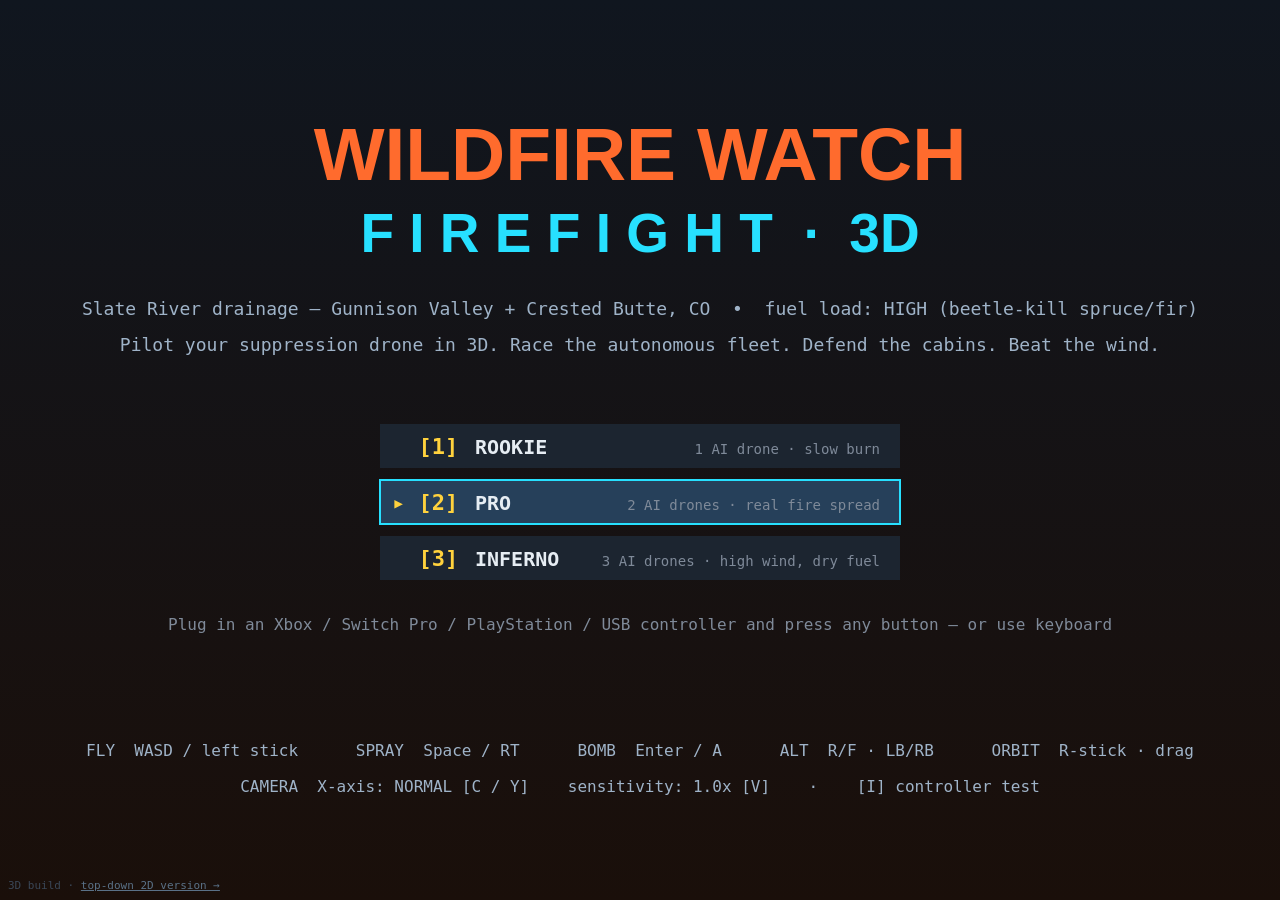
<file: game/index.html>
<!DOCTYPE html>
<html lang="en">
<head>
<meta charset="utf-8" />
<meta name="viewport" content="width=device-width, initial-scale=1, user-scalable=no" />
<title>Wildfire Watch: FIREFIGHT 3D</title>
<style>
  html, body { margin: 0; padding: 0; height: 100%; background: #9fb8cc; overflow: hidden; }
  body { font-family: -apple-system, "Segoe UI", system-ui, sans-serif; }
  #gl, #hud { display: block; position: fixed; inset: 0; touch-action: none; }
  #gl { z-index: 0; }
  #hud { z-index: 1; pointer-events: none; }
  #note { position: fixed; left: 8px; bottom: 8px; z-index: 2; color: #3a4757; font: 11px monospace; }
  #note a { color: #5a7187; }
</style>
</head>
<body>
  <canvas id="gl"></canvas>
  <canvas id="hud"></canvas>
  <div id="note">3D build · <a href="2d.html">top-down 2D version →</a></div>
  <script src="vendor/three.min.js"></script>
  <script src="game3d.js"></script>
</body>
</html>
</file>
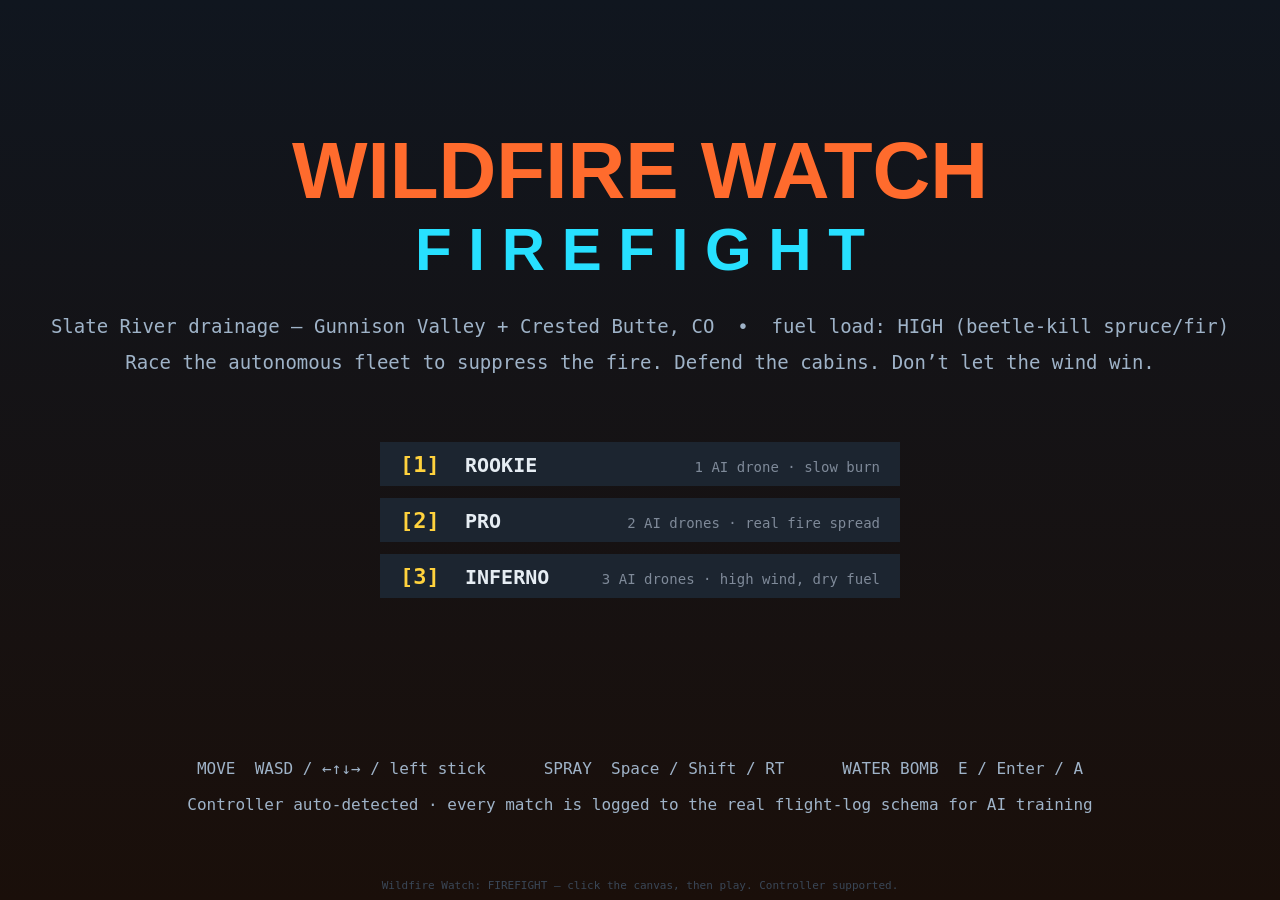
<file: game/2d.html>
<!DOCTYPE html>
<html lang="en">
<head>
<meta charset="utf-8" />
<meta name="viewport" content="width=device-width, initial-scale=1, user-scalable=no" />
<title>Wildfire Watch: FIREFIGHT</title>
<style>
  html, body { margin: 0; padding: 0; height: 100%; background: #0a0d12; overflow: hidden; }
  body { font-family: -apple-system, "Segoe UI", system-ui, sans-serif; }
  #game { display: block; position: fixed; inset: 0; touch-action: none; cursor: crosshair; }
  #hint {
    position: fixed; left: 50%; bottom: 8px; transform: translateX(-50%);
    color: #3a4757; font: 11px monospace; pointer-events: none; user-select: none;
  }
</style>
</head>
<body>
  <canvas id="game" tabindex="0"></canvas>
  <div id="hint">Wildfire Watch: FIREFIGHT — click the canvas, then play. Controller supported.</div>
  <script src="game.js"></script>
</body>
</html>
</file>
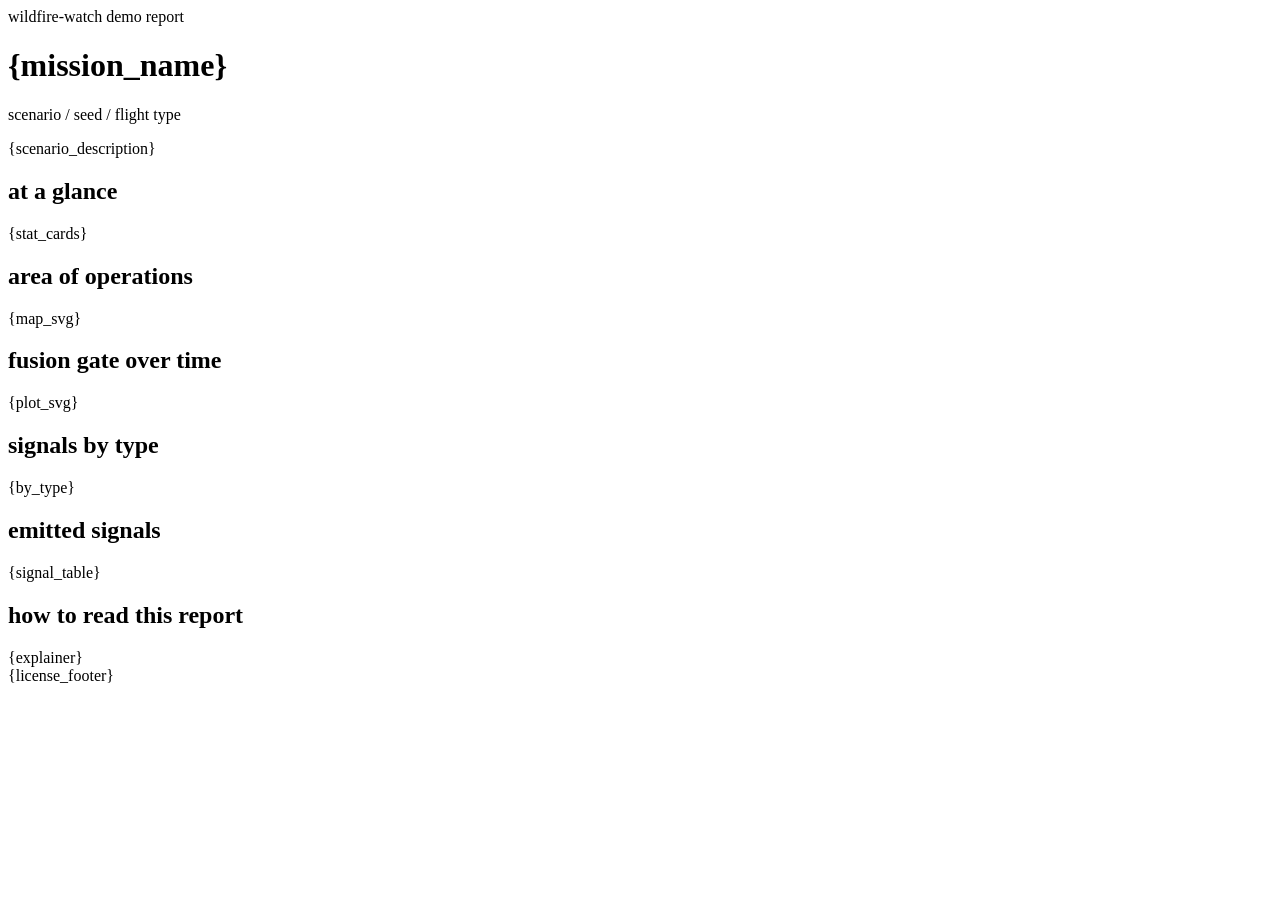
<file: sim/demo/templates/report.html>
<!--
  Copyright 2026 wildfire-watch contributors. Apache-2.0.

  This file is a reference layout / sketch of the renderer output.
  The actual HTML is assembled by sim/demo/renderer.py at render
  time, using sim/demo/templates/styles.css and the icons under
  sim/demo/templates/icons/. Keeping a static reference here makes
  it easy to skim the structure without grep'ing through f-strings.
-->
<!doctype html>
<html lang="en">
<head>
  <meta charset="utf-8">
  <title>wildfire-watch demo report</title>
  <style>/* inlined from templates/styles.css */</style>
</head>
<body>
  <header class="hero">
    <div class="hero-icon"><!-- inlined drone.svg --></div>
    <div class="hero-text">
      <div class="eyebrow">wildfire-watch demo report</div>
      <h1>{mission_name}</h1>
      <p class="sub">scenario / seed / flight type</p>
      <p class="desc">{scenario_description}</p>
    </div>
  </header>

  <section><h2>at a glance</h2><div class="cards">{stat_cards}</div></section>
  <section><h2>area of operations</h2>{map_svg}</section>
  <section><h2>fusion gate over time</h2>{plot_svg}</section>
  <section><h2>signals by type</h2>{by_type}</section>
  <section><h2>emitted signals</h2>{signal_table}</section>
  <section><h2>how to read this report</h2>{explainer}</section>

  <footer>{license_footer}</footer>
</body>
</html>
</file>
